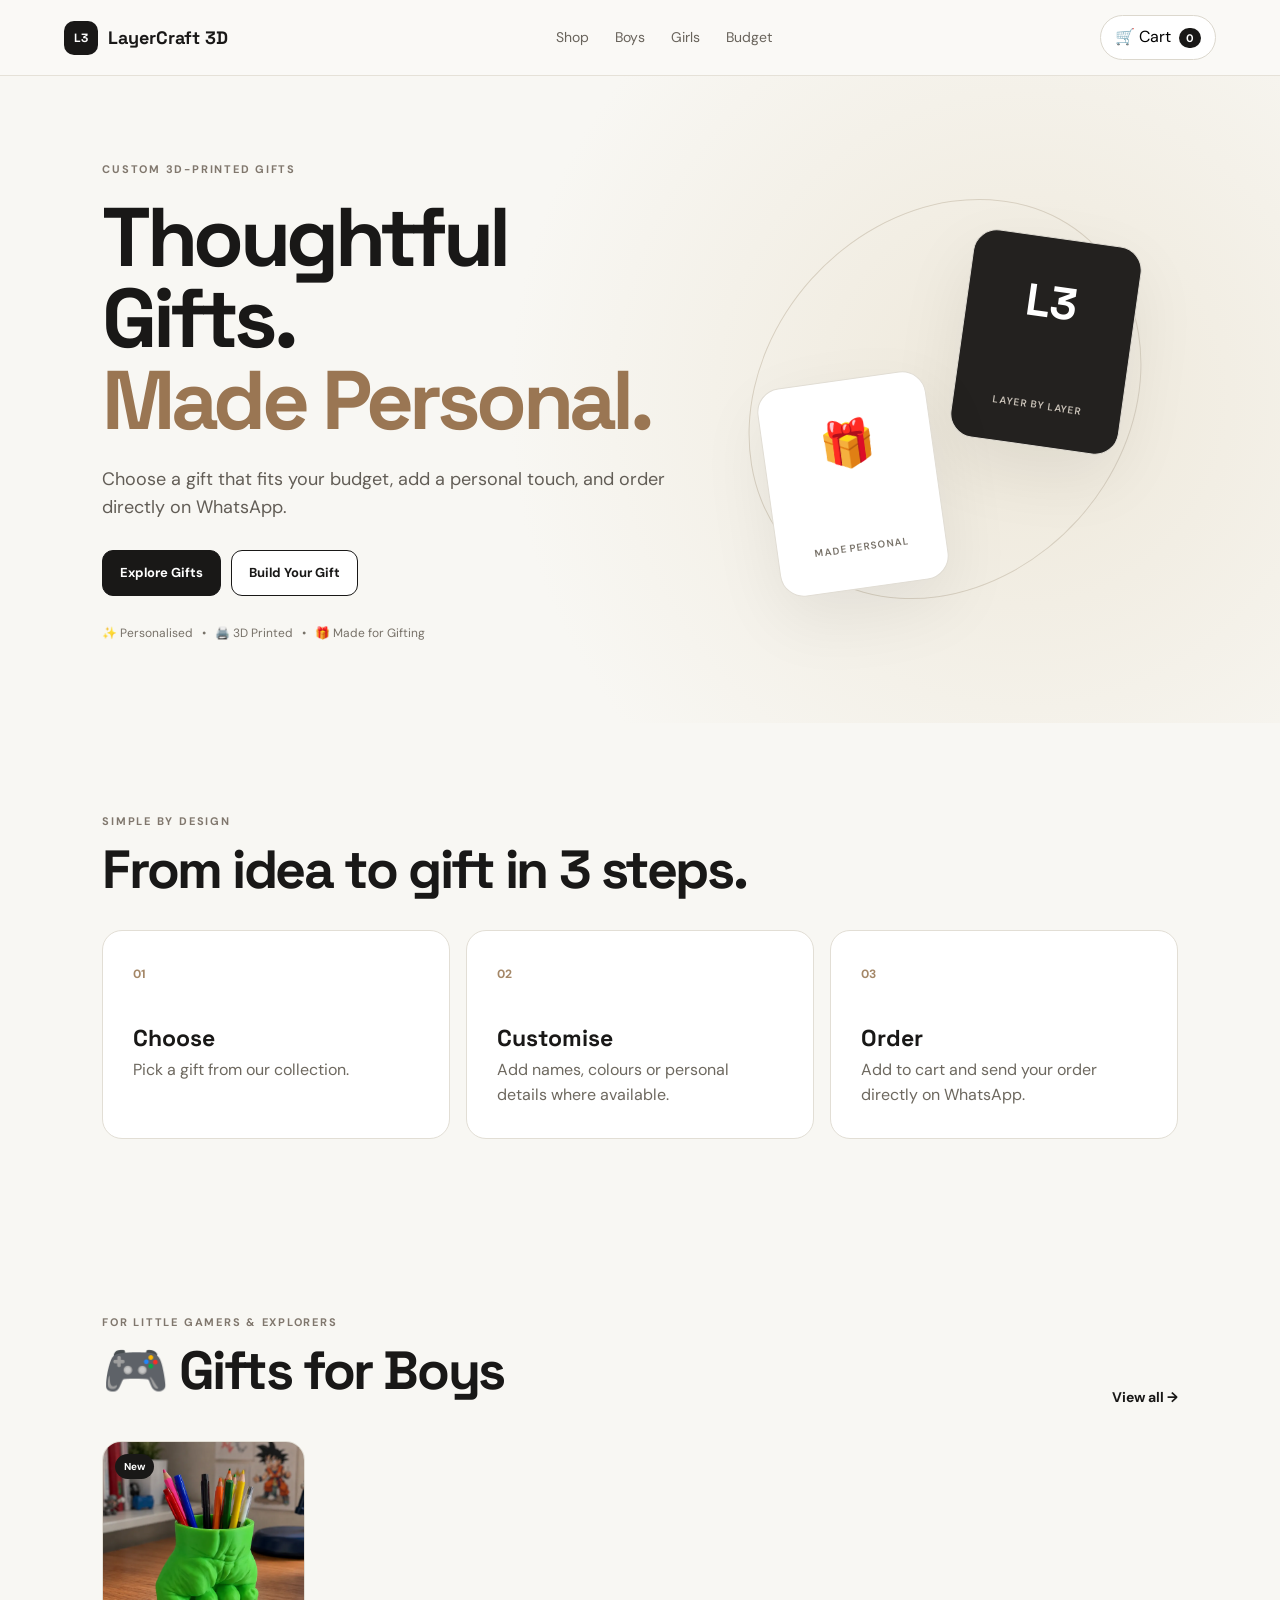
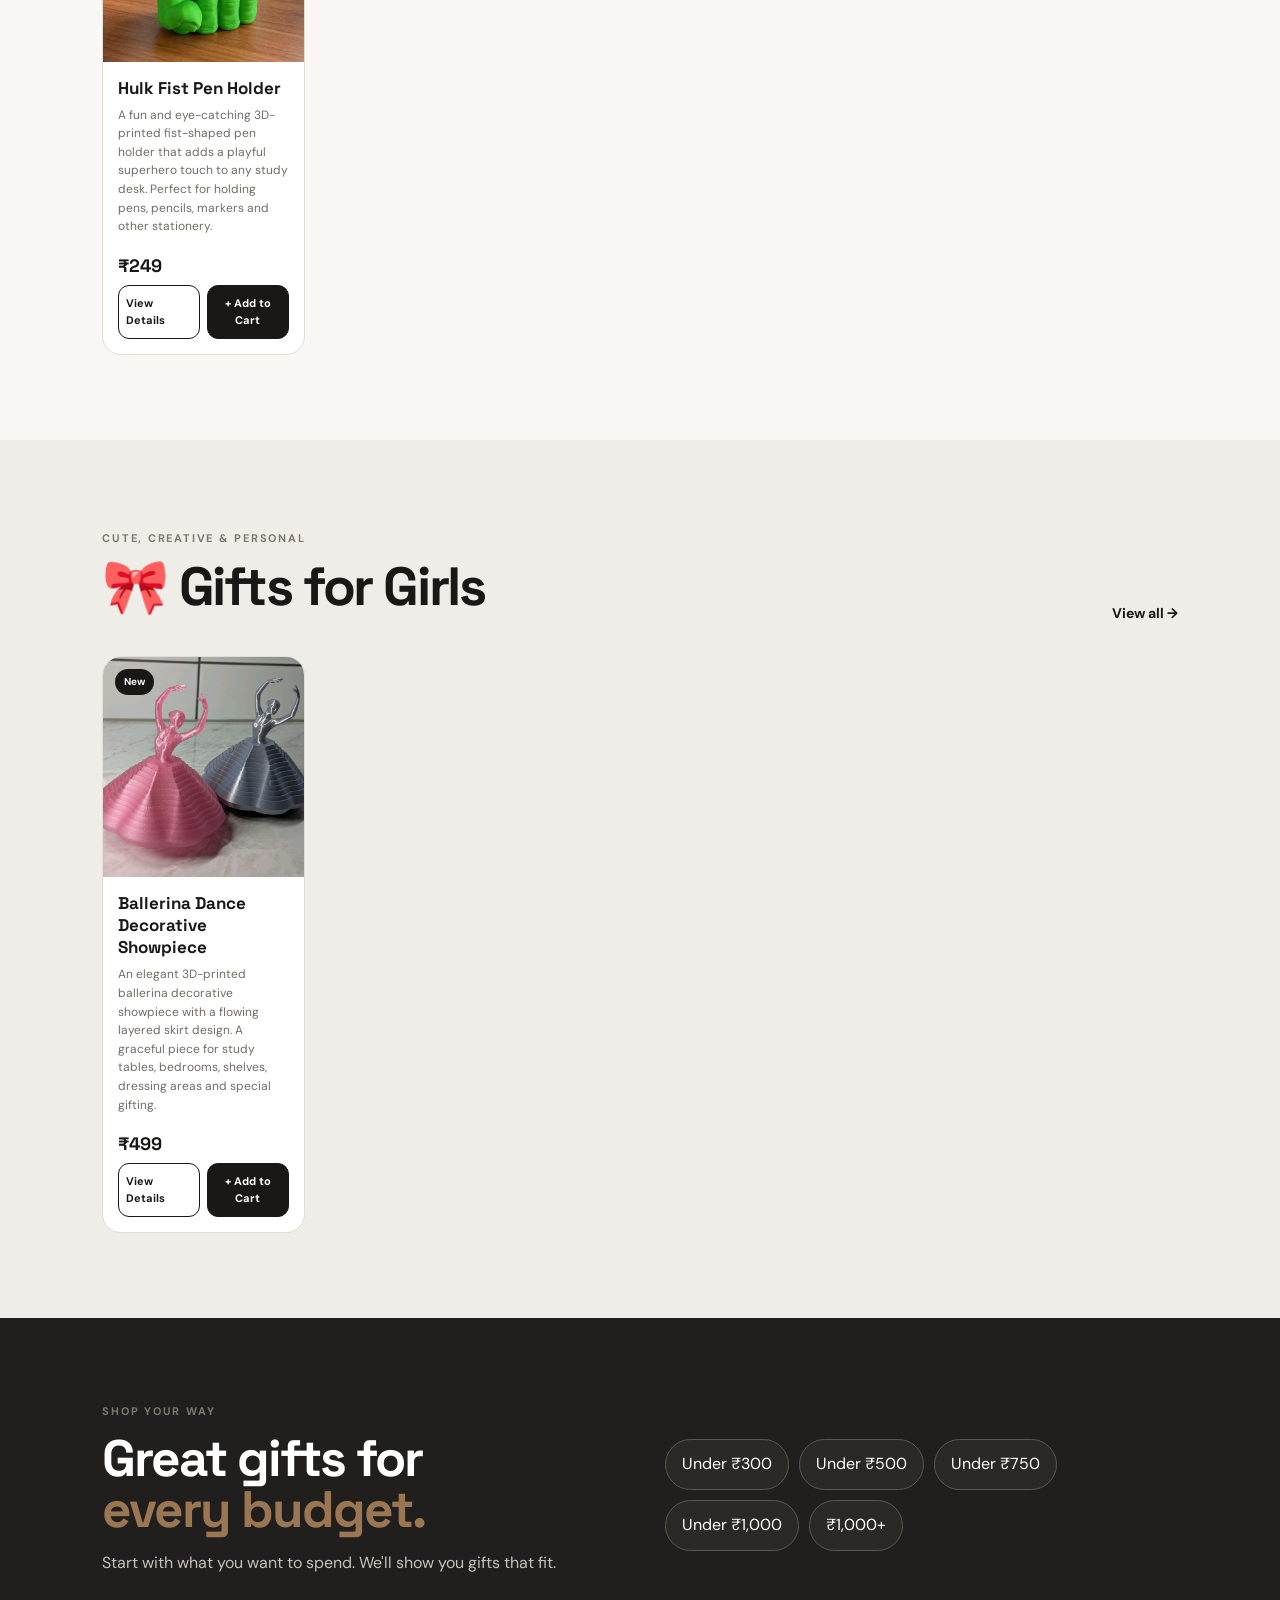
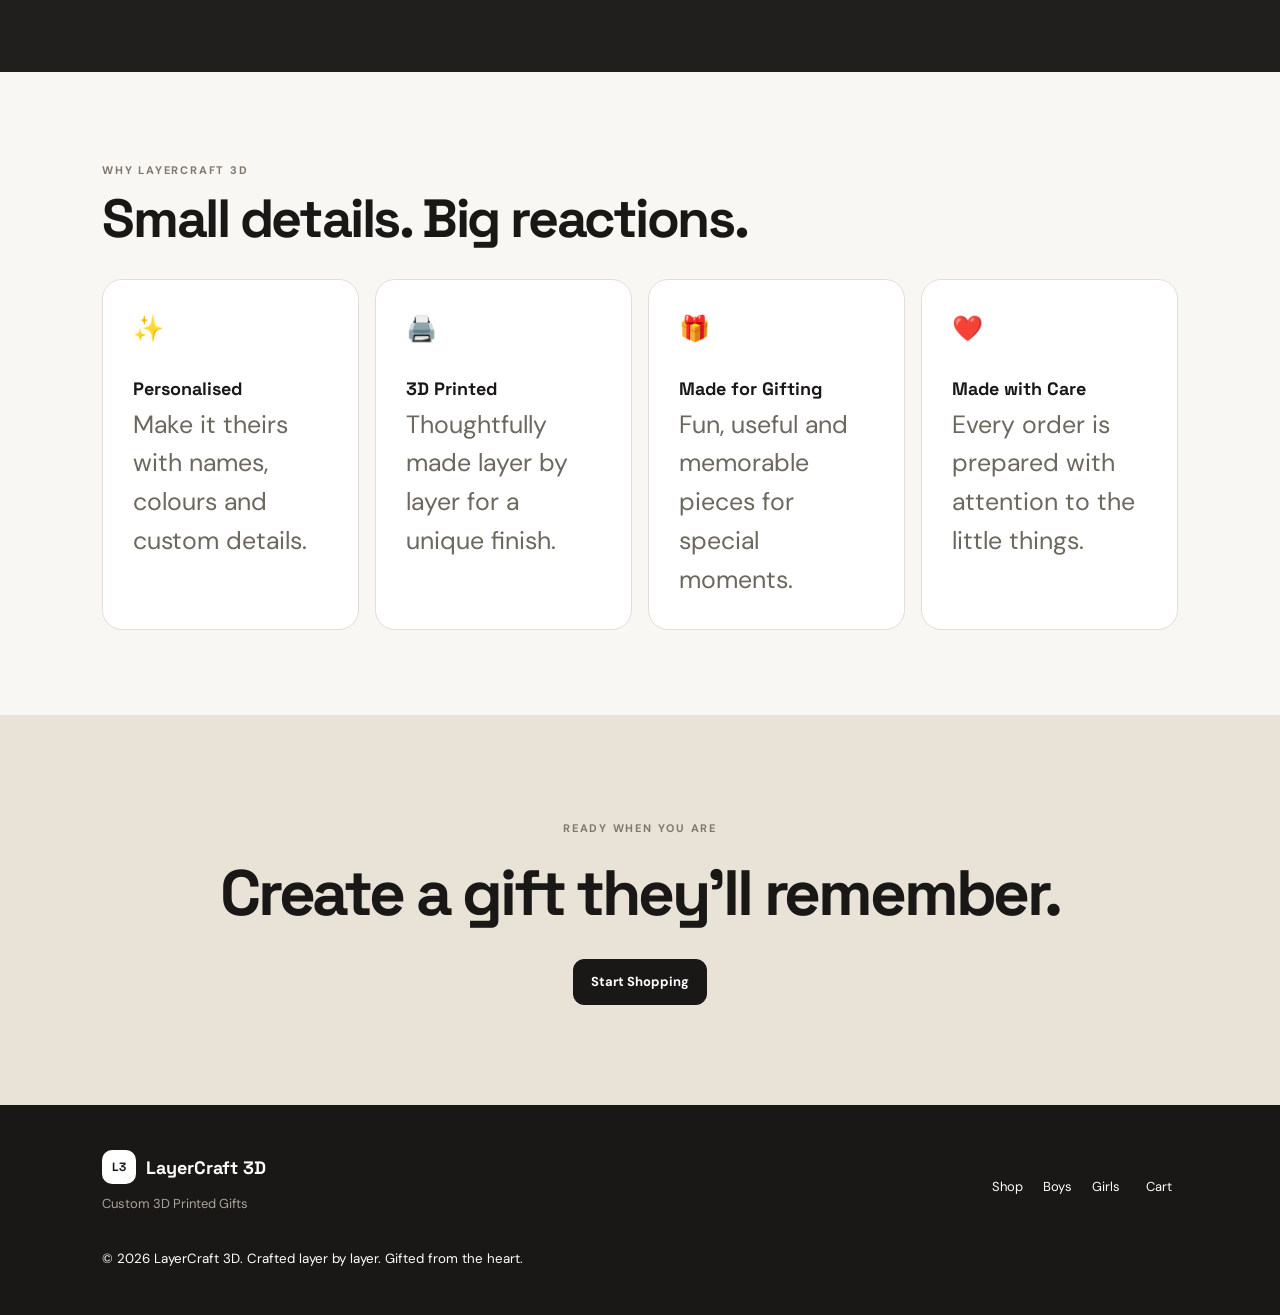
<file: index.html>
<!doctype html>
<html lang="en">
<head>
<meta charset="utf-8"><meta name="viewport" content="width=device-width,initial-scale=1">
<title>LayerCraft 3D | Thoughtful Gifts. Made Personal.</title>
<link rel="preconnect" href="https://fonts.googleapis.com"><link rel="preconnect" href="https://fonts.gstatic.com" crossorigin>
<link href="https://fonts.googleapis.com/css2?family=DM+Sans:wght@400;500;600;700&family=Space+Grotesk:wght@500;600;700&display=swap" rel="stylesheet">
<link rel="stylesheet" href="css/style.css">
</head>
<body>
<header class="header">
<a class="brand" href="index.html"><span class="mark">L3</span><span>LayerCraft <b>3D</b></span></a>
<nav><a href="products.html">Shop</a><a href="index.html#boys">Boys</a><a href="index.html#girls">Girls</a><a href="index.html#budget">Budget</a></nav>
<button class="cart-btn" data-open-cart>🛒 Cart <b class="cart-count">0</b></button>
</header>
<main>
<section class="hero"><div><span class="eyebrow">CUSTOM 3D-PRINTED GIFTS</span><h1>Thoughtful Gifts.<br><em>Made Personal.</em></h1><p>Choose a gift that fits your budget, add a personal touch, and order directly on WhatsApp.</p><div class="actions"><a class="btn dark" href="products.html">Explore Gifts</a><a class="btn light" href="products.html">Build Your Gift</a></div><div class="trust">✨ Personalised &nbsp; • &nbsp; 🖨️ 3D Printed &nbsp; • &nbsp; 🎁 Made for Gifting</div></div>
<div class="hero-shape"><div class="hero-ring"></div><div class="hero-tile tile-a">L3<small>Layer by layer</small></div><div class="hero-tile tile-b">🎁<small>Made personal</small></div></div></section>

<section class="section" id="how"><div class="heading"><span class="eyebrow">SIMPLE BY DESIGN</span><h2>From idea to gift in 3 steps.</h2></div><div class="steps"><article><b>01</b><h3>Choose</h3><p>Pick a gift from our collection.</p></article><article><b>02</b><h3>Customise</h3><p>Add names, colours or personal details where available.</p></article><article><b>03</b><h3>Order</h3><p>Add to cart and send your order directly on WhatsApp.</p></article></div></section>

<section class="section catalog" id="boys"><div class="heading split"><div><span class="eyebrow">FOR LITTLE GAMERS & EXPLORERS</span><h2>🎮 Gifts for Boys</h2></div><a class="viewall" href="products.html?category=boys">View all →</a></div><div id="boys-grid" class="grid"></div></section>
<section class="section catalog alt" id="girls"><div class="heading split"><div><span class="eyebrow">CUTE, CREATIVE & PERSONAL</span><h2>🎀 Gifts for Girls</h2></div><a class="viewall" href="products.html?category=girls">View all →</a></div><div id="girls-grid" class="grid"></div></section>

<section class="budget"><div><span class="eyebrow">SHOP YOUR WAY</span><h2>Great gifts for<br><em>every budget.</em></h2><p>Start with what you want to spend. We'll show you gifts that fit.</p></div><div class="budget-buttons"><a href="products.html?budget=300">Under ₹300</a><a href="products.html?budget=500">Under ₹500</a><a href="products.html?budget=750">Under ₹750</a><a href="products.html?budget=1000">Under ₹1,000</a><a href="products.html">₹1,000+</a></div></section>

<section class="section"><div class="heading"><span class="eyebrow">WHY LAYERCRAFT 3D</span><h2>Small details. Big reactions.</h2></div><div class="why"><article>✨<h3>Personalised</h3><p>Make it theirs with names, colours and custom details.</p></article><article>🖨️<h3>3D Printed</h3><p>Thoughtfully made layer by layer for a unique finish.</p></article><article>🎁<h3>Made for Gifting</h3><p>Fun, useful and memorable pieces for special moments.</p></article><article>❤️<h3>Made with Care</h3><p>Every order is prepared with attention to the little things.</p></article></div></section>
<section class="cta"><span class="eyebrow">READY WHEN YOU ARE</span><h2>Create a gift they'll remember.</h2><a class="btn dark" href="products.html">Start Shopping</a></section>
</main>
<footer><div><a class="brand" href="index.html"><span class="mark">L3</span><span>LayerCraft <b>3D</b></span></a><p>Custom 3D Printed Gifts</p></div><div class="footer-links"><a href="products.html">Shop</a><a href="index.html#boys">Boys</a><a href="index.html#girls">Girls</a><button data-open-cart>Cart</button></div><small>© 2026 LayerCraft 3D. Crafted layer by layer. Gifted from the heart.</small></footer>
<div id="cart-root"></div>
<div id="toast" class="toast"></div>
<script src="data/catalog-fallback.js"></script><script src="js/app.js"></script>
<div style="display:none" id="build-version">LC3D-2026-08-19-FIX2</div></body></html>
</file>
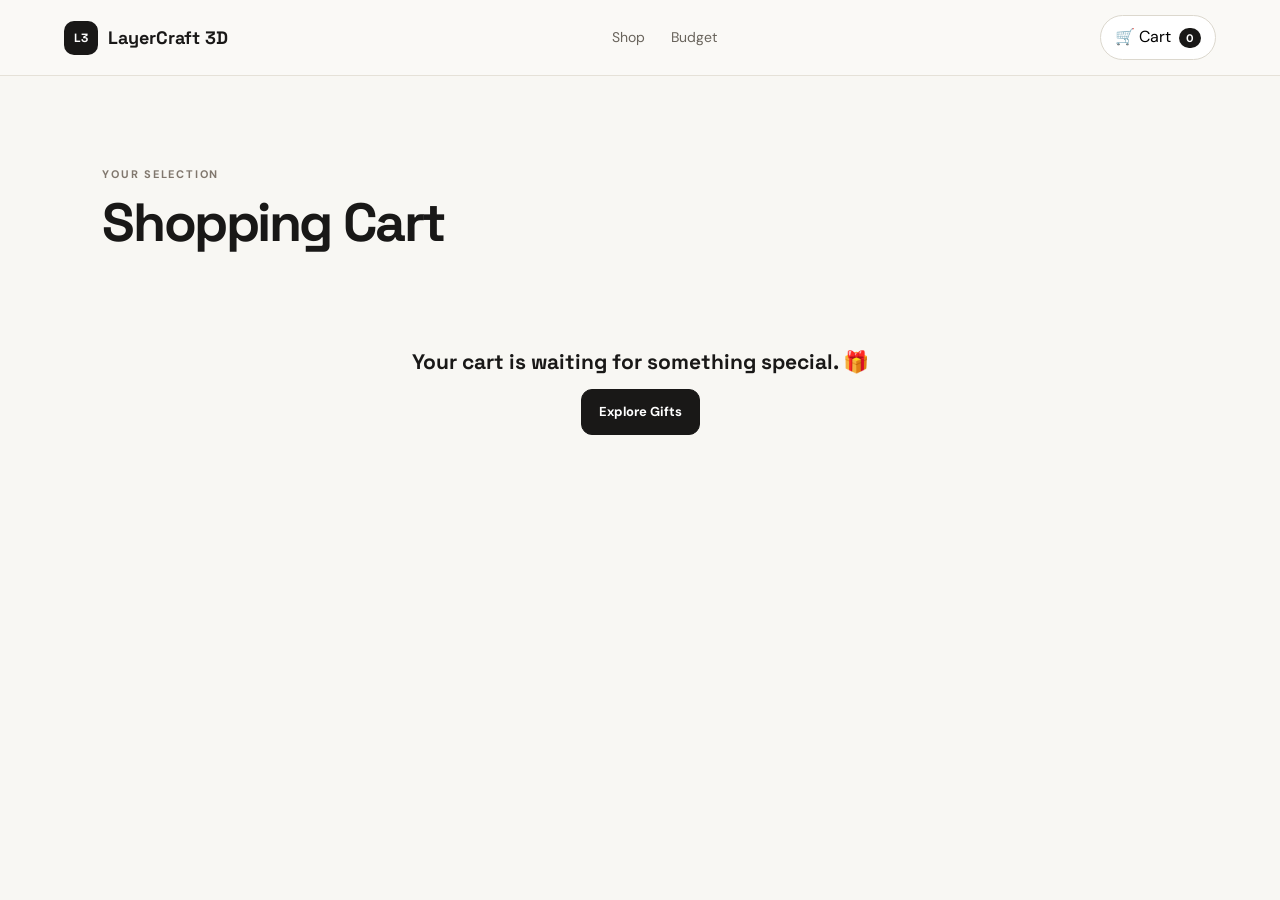
<file: cart.html>
<!doctype html>
<html lang="en"><head><meta charset="utf-8"><meta name="viewport" content="width=device-width,initial-scale=1">
<title>Your Cart | LayerCraft 3D</title><link rel="preconnect" href="https://fonts.googleapis.com"><link rel="preconnect" href="https://fonts.gstatic.com" crossorigin><link href="https://fonts.googleapis.com/css2?family=DM+Sans:wght@400;500;600;700&family=Space+Grotesk:wght@500;600;700&display=swap" rel="stylesheet"><link rel="stylesheet" href="css/style.css"></head>
<body><header class="header"><a class="brand" href="index.html"><span class="mark">L3</span><span>LayerCraft <b>3D</b></span></a><nav><a href="products.html">Shop</a><a href="index.html#budget">Budget</a></nav><button class="cart-btn" data-open-cart>🛒 Cart <b class="cart-count">0</b></button></header>
<main class="section"><div id="full-cart"></div></main><div id="cart-root"></div><div id="toast" class="toast"></div><script src="data/catalog-fallback.js"></script><script src="js/app.js"></script><div style="display:none" id="build-version">LC3D-2026-08-19-FIX2</div></body></html>
</file>
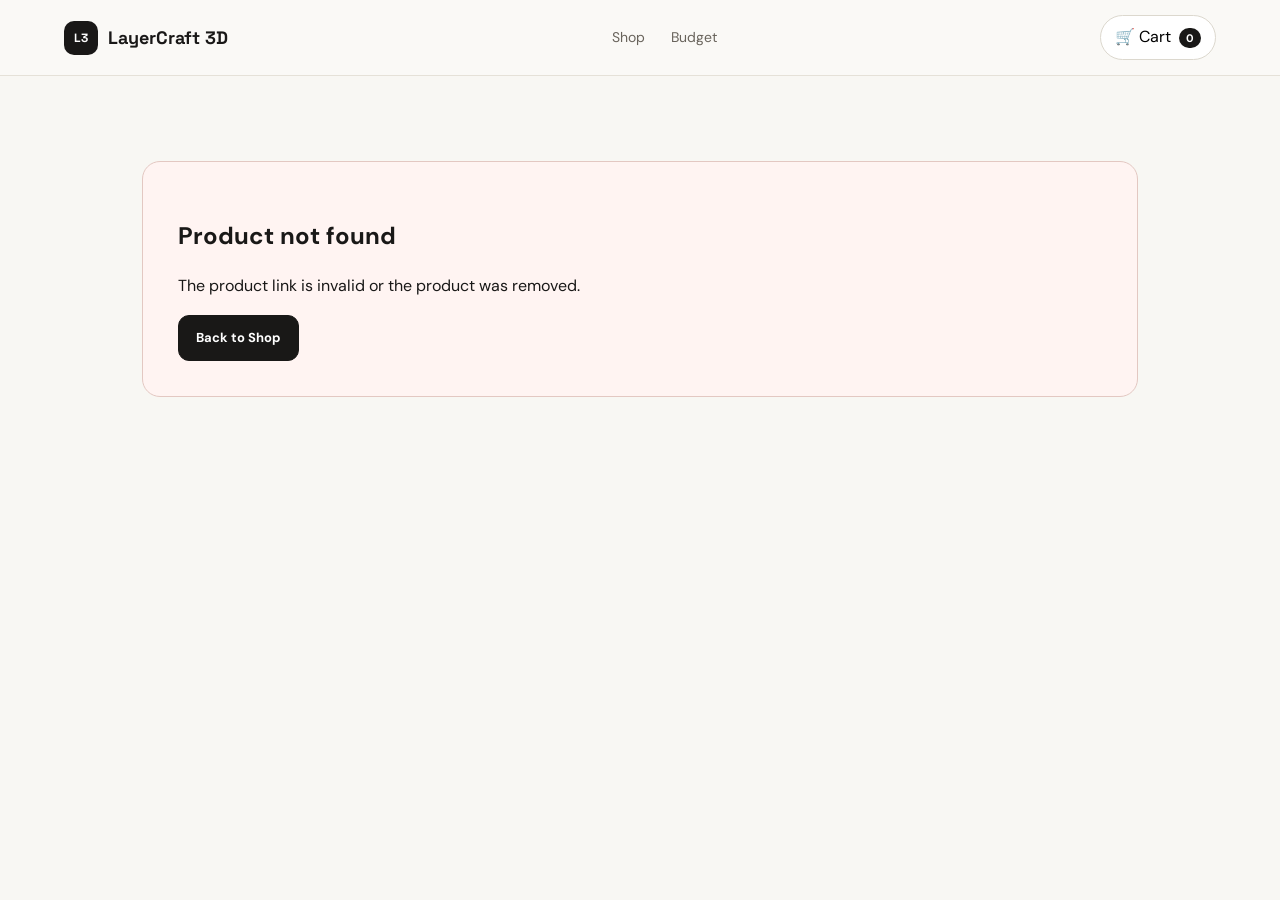
<file: product.html>
<!doctype html>
<html lang="en"><head><meta charset="utf-8"><meta name="viewport" content="width=device-width,initial-scale=1">
<title>Product | LayerCraft 3D</title><link rel="preconnect" href="https://fonts.googleapis.com"><link rel="preconnect" href="https://fonts.gstatic.com" crossorigin><link href="https://fonts.googleapis.com/css2?family=DM+Sans:wght@400;500;600;700&family=Space+Grotesk:wght@500;600;700&display=swap" rel="stylesheet"><link rel="stylesheet" href="css/style.css"></head>
<body><header class="header"><a class="brand" href="index.html"><span class="mark">L3</span><span>LayerCraft <b>3D</b></span></a><nav><a href="products.html">Shop</a><a href="index.html#budget">Budget</a></nav><button class="cart-btn" data-open-cart>🛒 Cart <b class="cart-count">0</b></button></header>
<main id="product-detail" class="section detail-page"></main><div id="cart-root"></div><div id="toast" class="toast"></div><script src="data/catalog-fallback.js"></script><script src="js/app.js"></script><div style="display:none" id="build-version">LC3D-2026-08-19-FIX2</div></body></html>
</file>
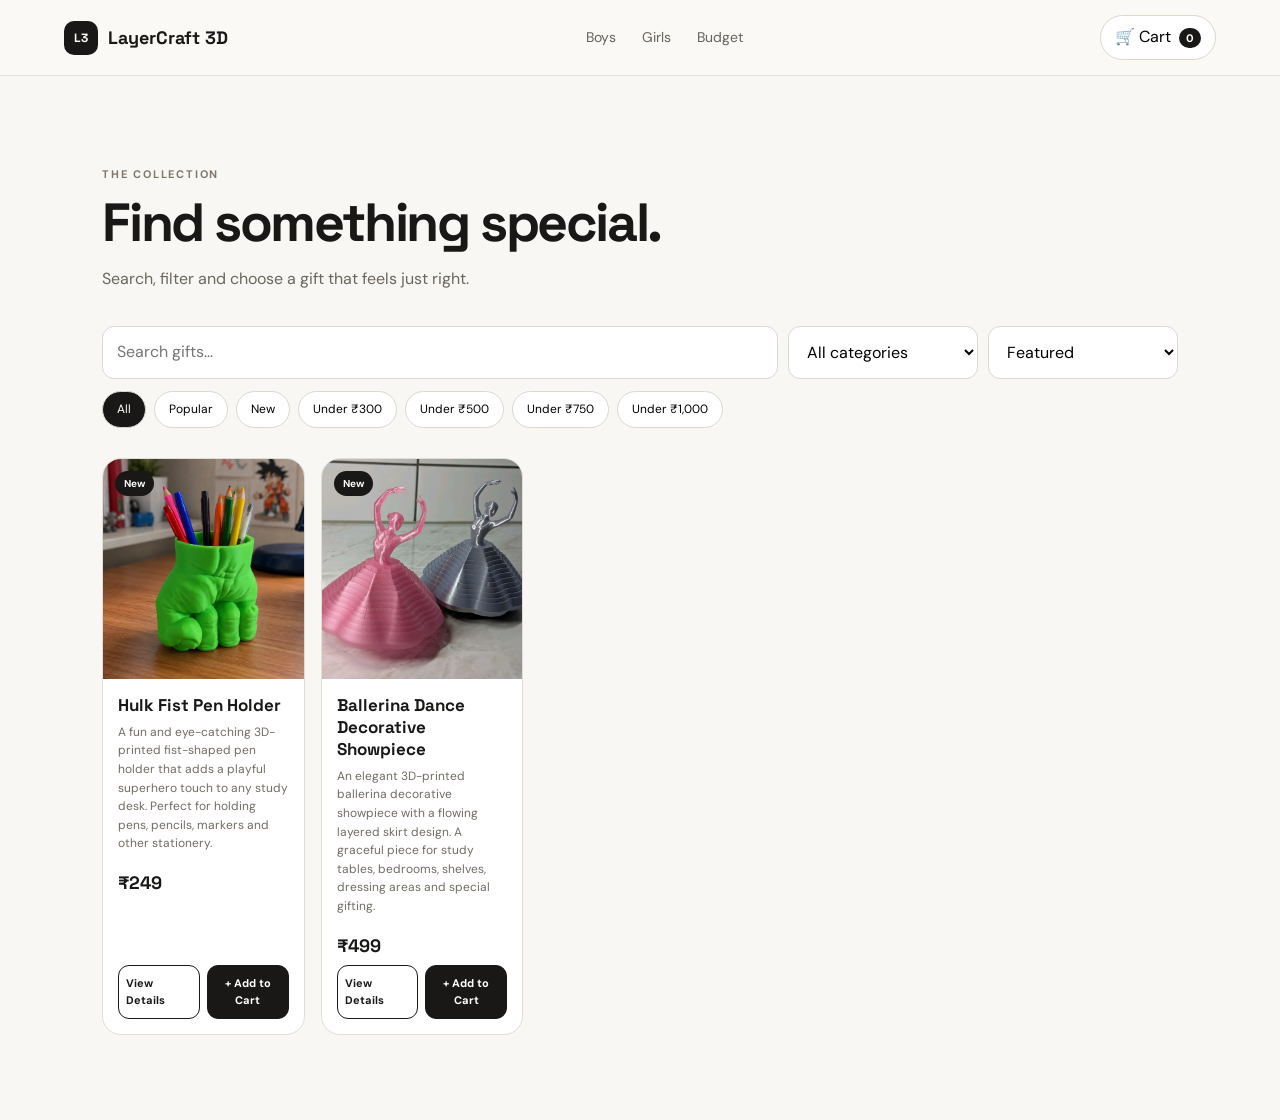
<file: products.html>
<!doctype html>
<html lang="en"><head><meta charset="utf-8"><meta name="viewport" content="width=device-width,initial-scale=1">
<title>Shop Gifts | LayerCraft 3D</title><link rel="preconnect" href="https://fonts.googleapis.com"><link rel="preconnect" href="https://fonts.gstatic.com" crossorigin><link href="https://fonts.googleapis.com/css2?family=DM+Sans:wght@400;500;600;700&family=Space+Grotesk:wght@500;600;700&display=swap" rel="stylesheet"><link rel="stylesheet" href="css/style.css"></head>
<body><header class="header"><a class="brand" href="index.html"><span class="mark">L3</span><span>LayerCraft <b>3D</b></span></a><nav><a href="index.html#boys">Boys</a><a href="index.html#girls">Girls</a><a href="index.html#budget">Budget</a></nav><button class="cart-btn" data-open-cart>🛒 Cart <b class="cart-count">0</b></button></header>
<main class="section shop"><div class="heading"><span class="eyebrow">THE COLLECTION</span><h1>Find something special.</h1><p>Search, filter and choose a gift that feels just right.</p></div>
<div class="toolbar"><input id="search" type="search" placeholder="Search gifts..." aria-label="Search gifts"><select id="category"><option value="all">All categories</option><option value="boys">Boys</option><option value="girls">Girls</option></select><select id="sort"><option value="featured">Featured</option><option value="low">Price: Low to High</option><option value="high">Price: High to Low</option></select></div>
<div class="chips"><button class="active" data-filter="all">All</button><button data-filter="popular">Popular</button><button data-filter="new">New</button><button data-filter="under300">Under ₹300</button><button data-filter="under500">Under ₹500</button><button data-filter="under750">Under ₹750</button><button data-filter="under1000">Under ₹1,000</button></div>
<div id="products-grid" class="grid"></div></main><div id="cart-root"></div><div id="toast" class="toast"></div><script src="data/catalog-fallback.js"></script><script src="js/app.js"></script><div style="display:none" id="build-version">LC3D-2026-08-19-FIX2</div></body></html>
</file>
<file: css/style.css>
*{box-sizing:border-box}html{scroll-behavior:smooth}body{margin:0;background:#f8f7f3;color:#191817;font-family:"DM Sans",sans-serif;line-height:1.55}a{text-decoration:none;color:inherit}button,input,select,textarea{font:inherit}button{cursor:pointer}.header{height:76px;display:flex;align-items:center;justify-content:space-between;padding:0 5vw;border-bottom:1px solid #e5e1d8;background:#faf9f6;position:sticky;top:0;z-index:50}.brand{display:flex;align-items:center;gap:10px;font:700 18px "Space Grotesk",sans-serif}.mark{width:34px;height:34px;border-radius:10px;background:#191817;color:#fff;display:grid;place-items:center;font-size:12px}.header nav{display:flex;gap:26px;color:#68635b;font-size:14px}.header nav a:hover{color:#191817}.cart-btn{border:1px solid #dcd8ce;background:#fff;border-radius:999px;padding:9px 14px}.cart-count{background:#191817;color:#fff;border-radius:999px;padding:3px 7px;margin-left:4px;font-size:11px}.hero{min-height:640px;padding:80px 8vw;display:grid;grid-template-columns:1.1fr .9fr;align-items:center;gap:40px;background:radial-gradient(circle at 80% 50%,#eee8da,#f8f7f3 48%)}.eyebrow{font-size:11px;letter-spacing:.16em;text-transform:uppercase;font-weight:700;color:#80776d}.hero h1{font:700 clamp(48px,6.5vw,84px)/.98 "Space Grotesk";letter-spacing:-.055em;margin:16px 0 25px}.hero h1 em,.budget h2 em{font-style:normal;color:#9a7653}.hero p{font-size:18px;color:#625d56;max-width:590px}.actions{display:flex;gap:10px;margin:28px 0}.btn{display:inline-flex;align-items:center;justify-content:center;border-radius:11px;border:1px solid #191817;padding:12px 17px;font-weight:700;font-size:13px}.btn.dark{background:#191817;color:#fff}.btn.light{background:#fff}.btn.small{padding:9px 7px;font-size:11px}.trust{font-size:12px;color:#777168}.hero-shape{height:440px;position:relative;display:grid;place-items:center}.hero-ring{position:absolute;width:360px;height:430px;border:1px solid #d8d0c1;border-radius:50%;transform:rotate(42deg)}.hero-tile{position:absolute;width:170px;height:210px;border-radius:24px;background:#fff;border:1px solid #e1ddd4;box-shadow:0 25px 70px #00000012;display:grid;place-items:center;font:700 45px "Space Grotesk"}.hero-tile small{font:600 10px "DM Sans";color:#777168;letter-spacing:.1em;text-transform:uppercase}.tile-a{transform:rotate(8deg);right:10%;top:13%;background:#23211f;color:#fff}.tile-a small{color:#c8c1b7}.tile-b{transform:rotate(-8deg);left:12%;bottom:7%}.section{padding:85px 8vw}.heading{margin-bottom:32px}.heading h1,.heading h2{font:700 clamp(34px,4.2vw,55px)/1.02 "Space Grotesk";letter-spacing:-.045em;margin:10px 0}.heading p{color:#6b665e}.heading.split{display:flex;justify-content:space-between;align-items:end}.viewall{font-weight:700;font-size:14px}.steps,.why{display:grid;grid-template-columns:repeat(3,1fr);gap:16px}.steps article,.why article{background:#fff;border:1px solid #e2ded5;border-radius:20px;padding:30px}.steps article>b{color:#a48767;font-size:12px}.steps h3{font:700 23px "Space Grotesk";margin:38px 0 5px}.steps p,.why p{color:#6d685f;margin:0}.catalog.alt{background:#efede7}.grid{display:grid;grid-template-columns:repeat(5,minmax(0,1fr));gap:16px}.card{background:#fff;border:1px solid #e2ded5;border-radius:19px;overflow:hidden;display:flex;flex-direction:column;transition:.2s}.card:hover{transform:translateY(-4px);box-shadow:0 18px 45px #0000000c}.card-image{height:220px;background:#eee9df;position:relative;display:grid;place-items:center;overflow:hidden}.card-image>img{width:100%;height:100%;object-fit:cover}.badge{position:absolute;left:12px;top:12px;background:#191817;color:#fff;border-radius:99px;padding:5px 9px;font-size:10px;font-weight:700}.card-body{padding:15px;display:flex;flex-direction:column;flex:1}.card h3{font:700 17px "Space Grotesk";margin:0 0 7px}.card p{font-size:12px;color:#716c64;margin:0 0 8px}.custom{font-size:10px;color:#8b6c4d;font-weight:700}.price{font:700 18px "Space Grotesk";margin:10px 0 8px}.card-actions{display:grid;grid-template-columns:1fr 1fr;gap:7px;margin-top:auto}.budget{padding:80px 8vw;background:#201f1d;color:#fff;display:grid;grid-template-columns:1fr 1fr;gap:50px;align-items:center}.budget h2{font:700 clamp(38px,4vw,58px)/1 "Space Grotesk";letter-spacing:-.04em;margin:10px 0}.budget p{color:#c7c1b8}.budget-buttons{display:flex;gap:10px;flex-wrap:wrap}.budget-buttons a{padding:12px 16px;border:1px solid #5c5750;border-radius:99px;background:#2a2926}.budget-buttons a:hover{background:#fff;color:#191817}.why{grid-template-columns:repeat(4,1fr)}.why article{font-size:25px}.why h3{font:700 18px "Space Grotesk";margin:28px 0 6px}.cta{text-align:center;padding:100px 20px;background:#e9e2d7}.cta h2{font:700 clamp(38px,5vw,65px) "Space Grotesk";letter-spacing:-.05em;margin:12px 0 25px}footer{padding:45px 8vw;background:#191817;color:#fff;display:grid;grid-template-columns:1fr auto;gap:25px}footer .mark{background:#fff;color:#191817}footer p{color:#aaa39a;font-size:13px;margin:10px 0}.footer-links{display:flex;gap:20px;align-items:center;font-size:13px}.footer-links button{background:none;border:0;color:#fff}.shop{min-height:calc(100vh - 76px)}.toolbar{display:grid;grid-template-columns:1fr 190px 190px;gap:10px;margin:35px 0 12px}.toolbar input,.toolbar select,.checkout input,.checkout textarea,.checkout select{border:1px solid #dcd8ce;border-radius:12px;background:#fff;padding:13px 14px;width:100%;outline:none}.chips{display:flex;gap:8px;flex-wrap:wrap;margin-bottom:30px}.chips button{border:1px solid #dcd8ce;background:#fff;border-radius:99px;padding:8px 14px;font-size:12px}.chips button.active{background:#191817;color:#fff}.empty-grid{grid-column:1/-1;padding:50px;text-align:center;color:#777}.detail-page{max-width:1200px;margin:auto}.detail{display:grid;grid-template-columns:1fr 1fr;gap:60px;align-items:start}.main-photo{height:520px;border-radius:26px;overflow:hidden;background:#eee9df;display:grid;place-items:center}.main-photo img{width:100%;height:100%;object-fit:contain}.thumbs{display:grid;grid-template-columns:repeat(3,1fr);gap:10px;margin-top:10px}.thumb{height:95px;border:2px solid transparent;border-radius:12px;padding:0;overflow:hidden;background:#eee9df}.thumb.active{border-color:#191817}.thumb img{width:100%;height:100%;object-fit:cover}.detail-copy h1{font:700 clamp(40px,5vw,62px)/1 "Space Grotesk";letter-spacing:-.05em;margin:12px 0 15px}.detail-copy>p{color:#666159}.detail-price{font:700 27px "Space Grotesk";margin:22px 0}.included{background:#fff;border:1px solid #e1ddd4;border-radius:16px;padding:18px;margin:20px 0}.included ul{margin:9px 0 0;padding-left:18px;color:#6c675f}.detail-copy label,.checkout label{display:block;font-size:12px;font-weight:700;margin:13px 0 5px}.detail-copy input,.detail-copy select,.detail-copy textarea{width:100%;padding:12px;border:1px solid #dcd8ce;border-radius:10px;background:#fff}.qty-row{display:flex;gap:14px;align-items:center;margin:20px 0}.qty{display:flex;align-items:center;border:1px solid #dcd8ce;border-radius:10px;overflow:hidden;background:#fff}.qty button{border:0;background:#fff;width:36px;height:38px}.qty span{width:34px;text-align:center}.whatsapp{width:100%;border:0;border-radius:11px;padding:14px;background:#2b9955;color:#fff;font-weight:700}.error-box{padding:35px;border:1px solid #e3c8c2;background:#fff4f2;border-radius:18px}.overlay{position:fixed;inset:0;background:#0006;z-index:100;opacity:0;pointer-events:none;transition:.2s}.overlay.open{opacity:1;pointer-events:auto}.drawer{position:absolute;right:0;top:0;width:min(440px,100%);height:100%;background:#faf9f6;padding:20px;display:flex;flex-direction:column;transform:translateX(100%);transition:.25s}.overlay.open .drawer{transform:none}.drawer-head{display:flex;justify-content:space-between;align-items:center;border-bottom:1px solid #e1ddd4;padding-bottom:15px}.drawer-head h2{font:700 23px "Space Grotesk";margin:0}.close{border:0;background:none;font-size:26px}.cart-list{overflow:auto;flex:1}.cart-item{display:grid;grid-template-columns:60px 1fr auto;gap:11px;padding:13px 0;border-bottom:1px solid #e1ddd4}.cart-thumb{width:60px;height:60px;background:#eee9df;border-radius:10px;overflow:hidden}.cart-thumb img{width:100%;height:100%;object-fit:cover}.cart-info h4{font:700 14px "Space Grotesk";margin:0}.cart-info small{display:block;color:#777168;font-size:10px}.qty button{width:26px;height:26px}.qty span{width:28px}.remove{border:0;background:none;color:#9b4e45;font-size:10px;padding:4px 0}.drawer-bottom{border-top:1px solid #ddd8cf;padding-top:14px}.total{display:flex;justify-content:space-between;align-items:center;font:700 19px "Space Grotesk";margin-bottom:12px}.empty{text-align:center;padding:65px 20px;color:#777168}.empty b{display:block;color:#191817;font:700 21px "Space Grotesk";margin-bottom:14px}.checkout{background:#fff;border:1px solid #e1ddd4;border-radius:15px;padding:14px}.page-empty{min-height:300px}.full-list{max-width:900px;margin:auto}.full-list .cart-item{padding:18px}.full-total{max-width:900px;margin:20px auto 0}.toast{position:fixed;left:50%;bottom:24px;transform:translate(-50%,20px);opacity:0;pointer-events:none;background:#191817;color:#fff;padding:10px 15px;border-radius:99px;font-size:13px;z-index:200;transition:.2s}.toast.show{opacity:1;transform:translate(-50%,0)}.placeholder{font:700 28px "Space Grotesk";color:#888}@media(max-width:1100px){.grid{grid-template-columns:repeat(3,1fr)}.hero,.section,.budget{padding-left:6vw;padding-right:6vw}}@media(max-width:760px){.header{height:66px;padding:0 15px}.header nav{display:none}.hero{grid-template-columns:1fr;padding:55px 20px 35px}.hero h1{font-size:48px}.hero-shape{height:300px}.hero-ring{width:260px;height:330px}.hero-tile{width:130px;height:165px}.section{padding:60px 20px}.steps,.detail,.budget{grid-template-columns:1fr}.grid{grid-template-columns:repeat(2,1fr);gap:10px}.card-image{height:175px}.card-body{padding:12px}.card h3{font-size:14px}.card p{font-size:11px}.card-actions{grid-template-columns:1fr}.why{grid-template-columns:1fr 1fr}.toolbar{grid-template-columns:1fr}.heading.split{align-items:start;gap:10px}.main-photo{height:350px}footer{grid-template-columns:1fr;padding:35px 20px}.footer-links{flex-wrap:wrap}}@media(max-width:420px){.grid{grid-template-columns:1fr 1fr}.why{grid-template-columns:1fr}.cart-btn{padding:8px 10px}}
</file>
